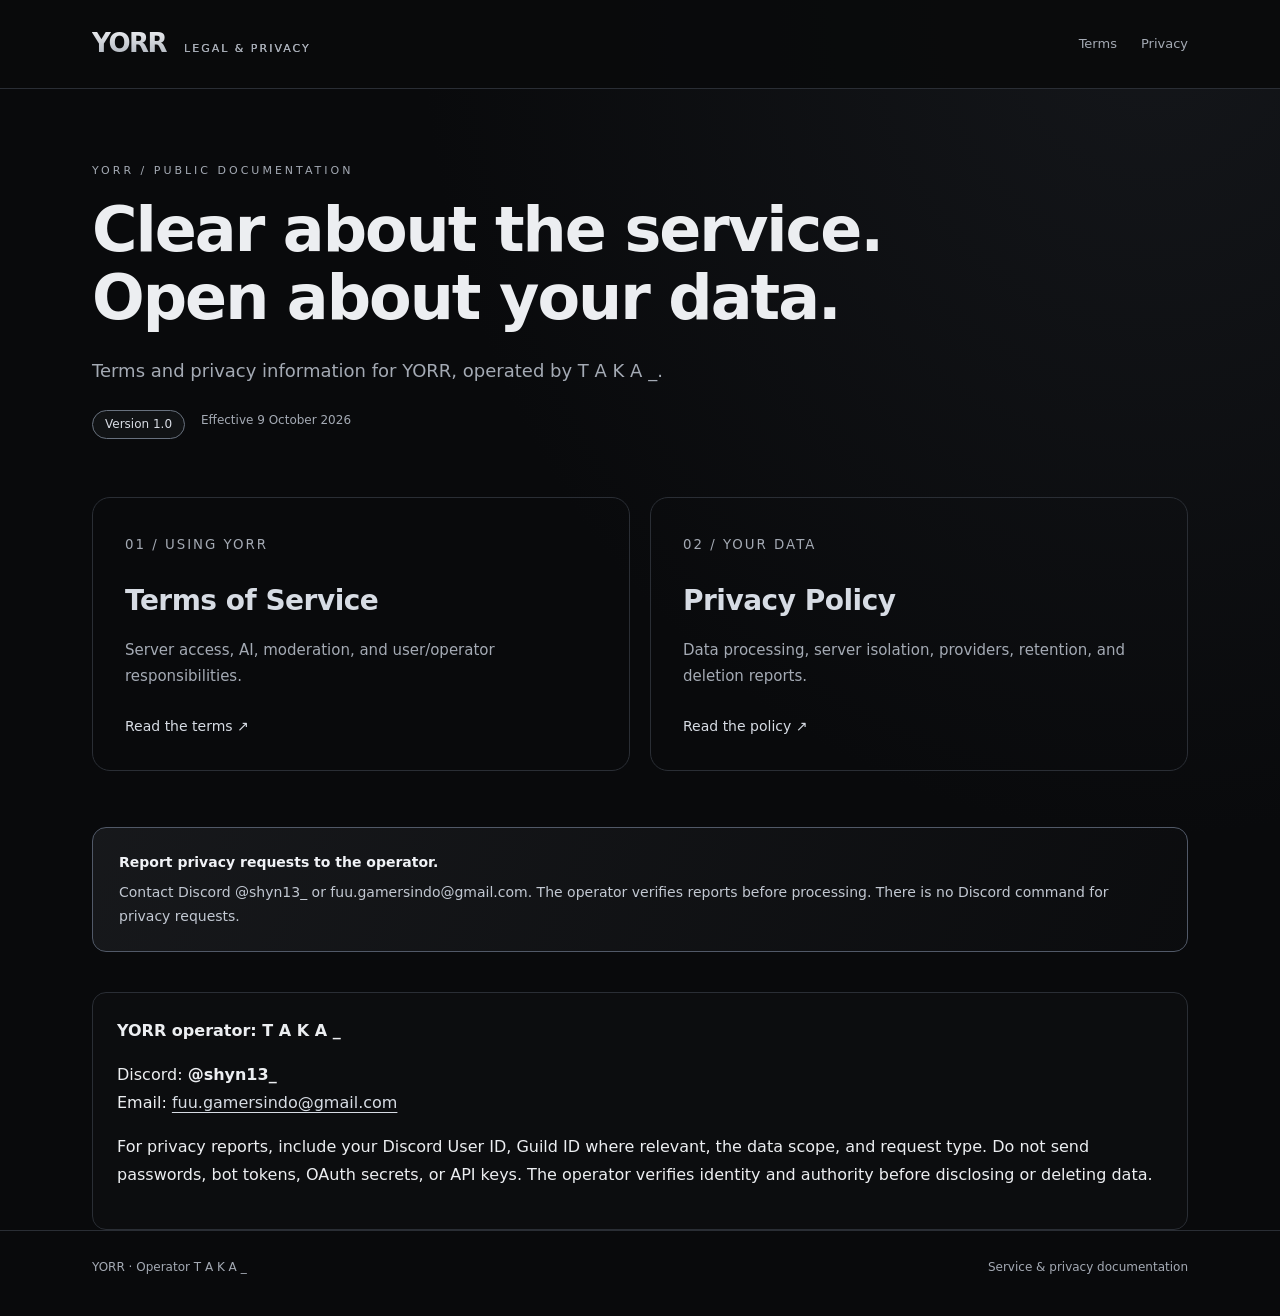
<file: docs/index.html>
<!doctype html><html lang="en"><head><meta charset="utf-8"><meta name="viewport" content="width=device-width,initial-scale=1"><title>Legal &amp; Privacy · YORR</title><link rel="icon" href="assets/favicon.svg"><link rel="stylesheet" href="assets/style.css"></head><body><header class="topbar"><div class="wrap"><a class="brand" href="./">YORR<span>LEGAL &amp; PRIVACY</span></a><nav aria-label="Main navigation"><a href="terms/">Terms</a><a href="privacy/">Privacy</a></nav></div></header><main class="wrap"><header class="hero"><p class="eyebrow">YORR / Public documentation</p><h1>Clear about the service.<br>Open about your data.</h1><p class="lead">Terms and privacy information for YORR, operated by T A K A _.</p><div class="metadata"><span class="tag">Version 1.0</span><span>Effective 9 October 2026</span></div></header><div class="cards"><a class="card" href="terms/"><small>01 / USING YORR</small><h2>Terms of Service</h2><p>Server access, AI, moderation, and user/operator responsibilities.</p><span class="arrow">Read the terms ↗</span></a><a class="card" href="privacy/"><small>02 / YOUR DATA</small><h2>Privacy Policy</h2><p>Data processing, server isolation, providers, retention, and deletion reports.</p><span class="arrow">Read the policy ↗</span></a></div><div class="notice"><strong>Report privacy requests to the operator.</strong>Contact Discord @shyn13_ or fuu.gamersindo@gmail.com. The operator verifies reports before processing. There is no Discord command for privacy requests.</div><div class="contact"><p><strong>YORR operator: T A K A _</strong></p><p>Discord: <strong>@shyn13_</strong><br>Email: <a href="mailto:fuu.gamersindo@gmail.com">fuu.gamersindo@gmail.com</a></p><p>For privacy reports, include your Discord User ID, Guild ID where relevant, the data scope, and request type. Do not send passwords, bot tokens, OAuth secrets, or API keys. The operator verifies identity and authority before disclosing or deleting data.</p></div></main><footer><div class="wrap"><span>YORR · Operator T A K A _</span><span>Service &amp; privacy documentation</span></div></footer></body></html>
</file>
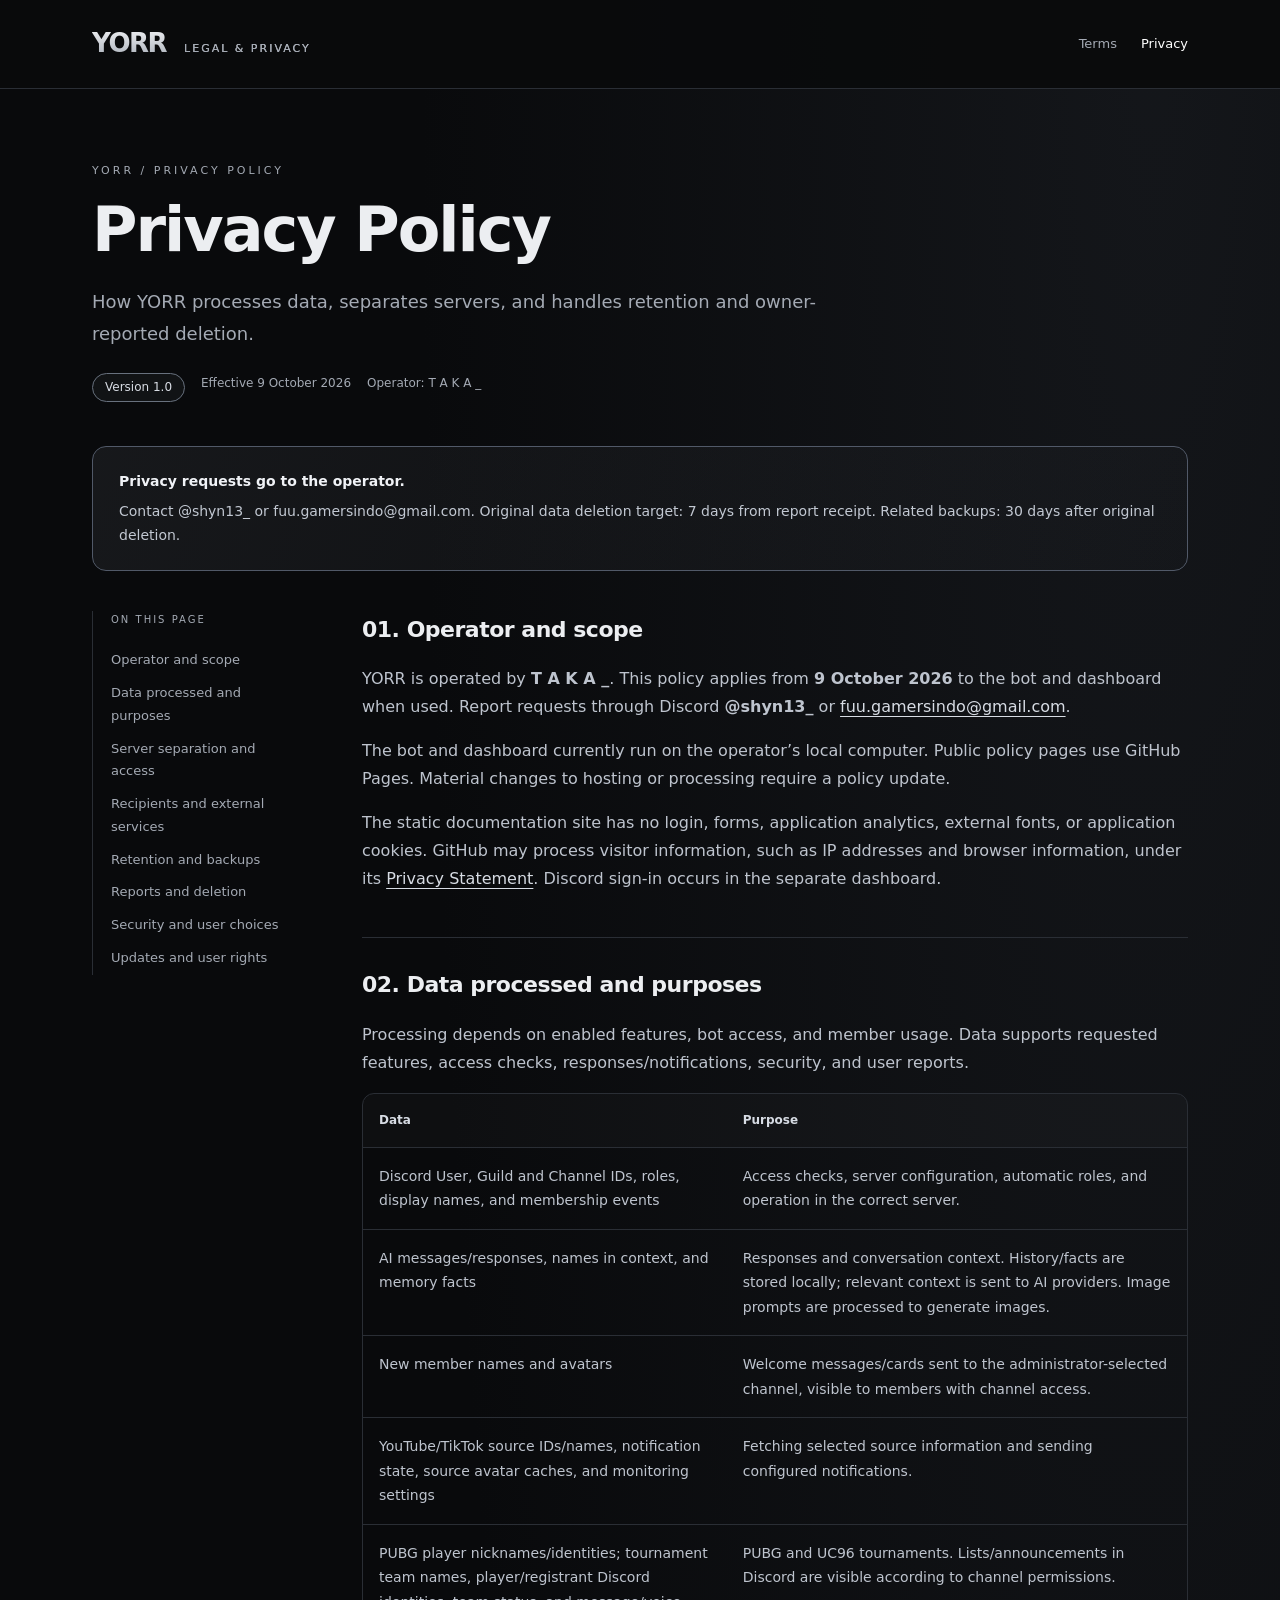
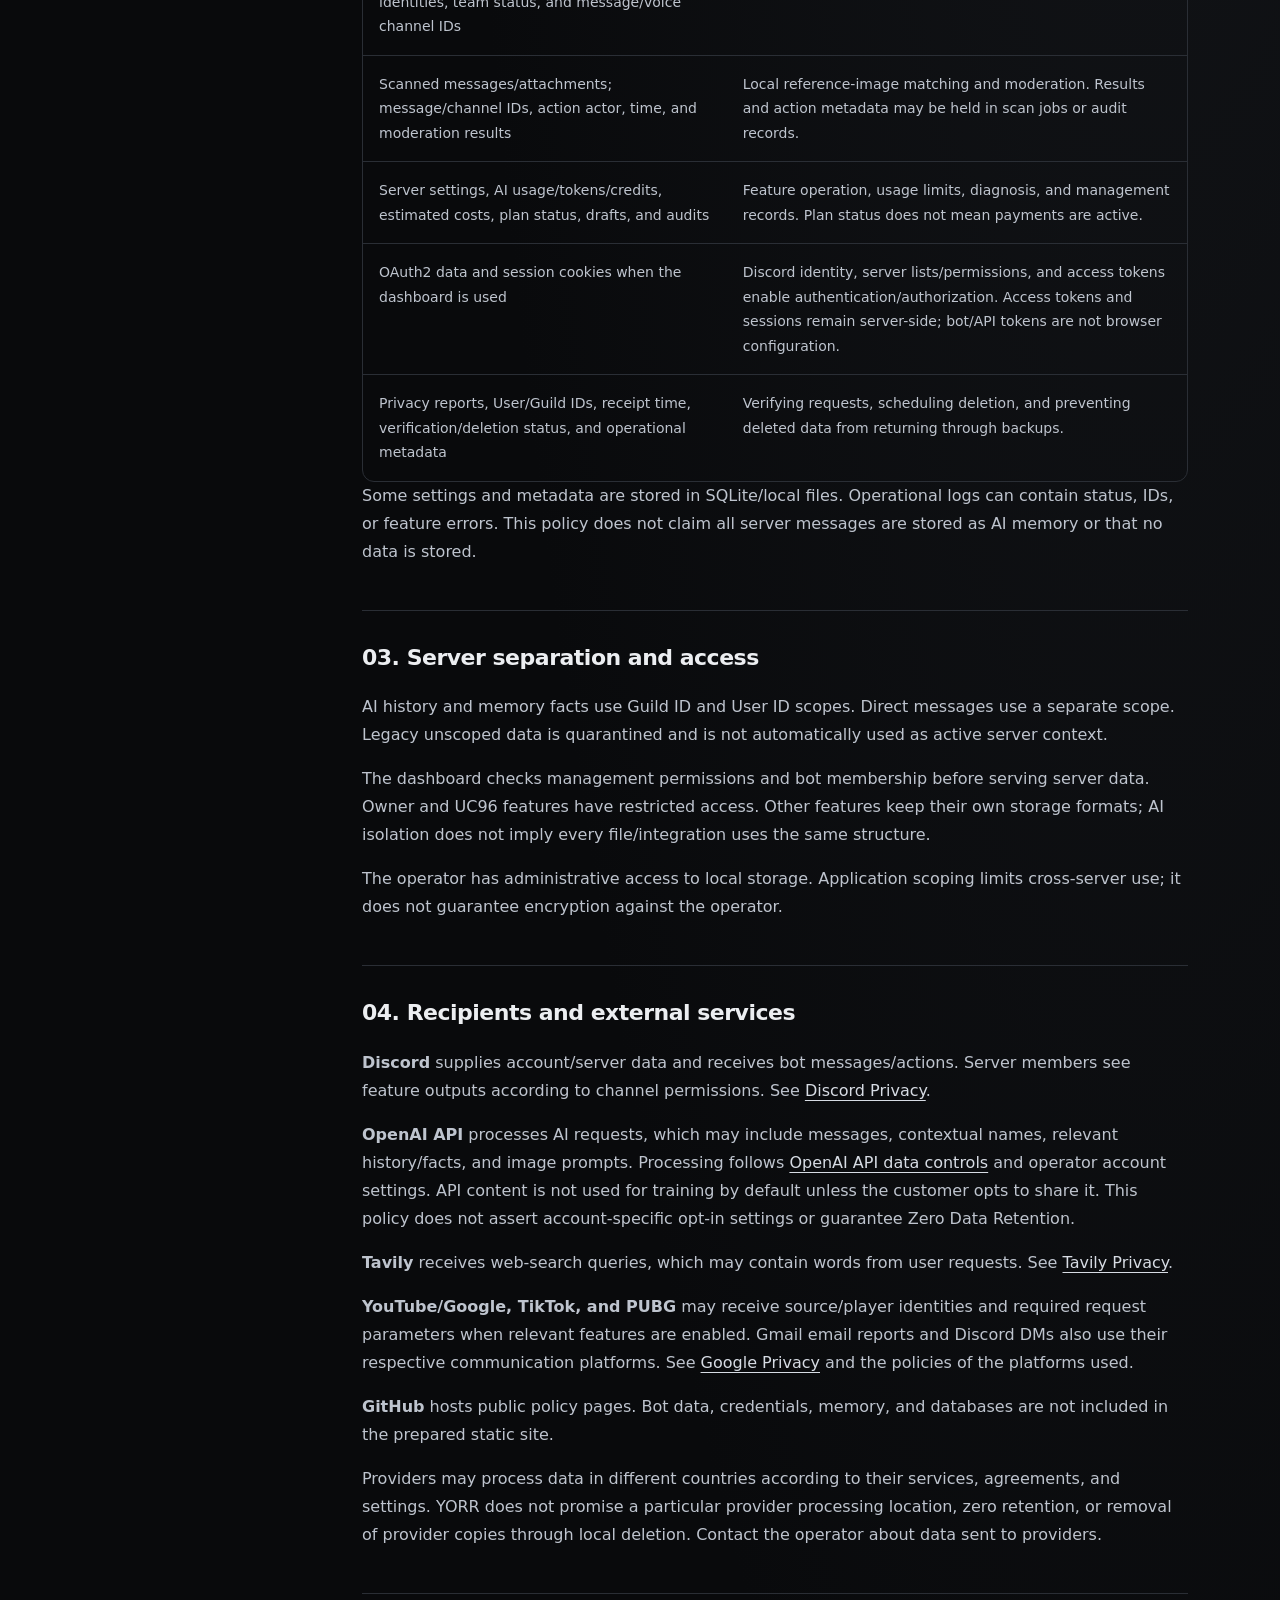
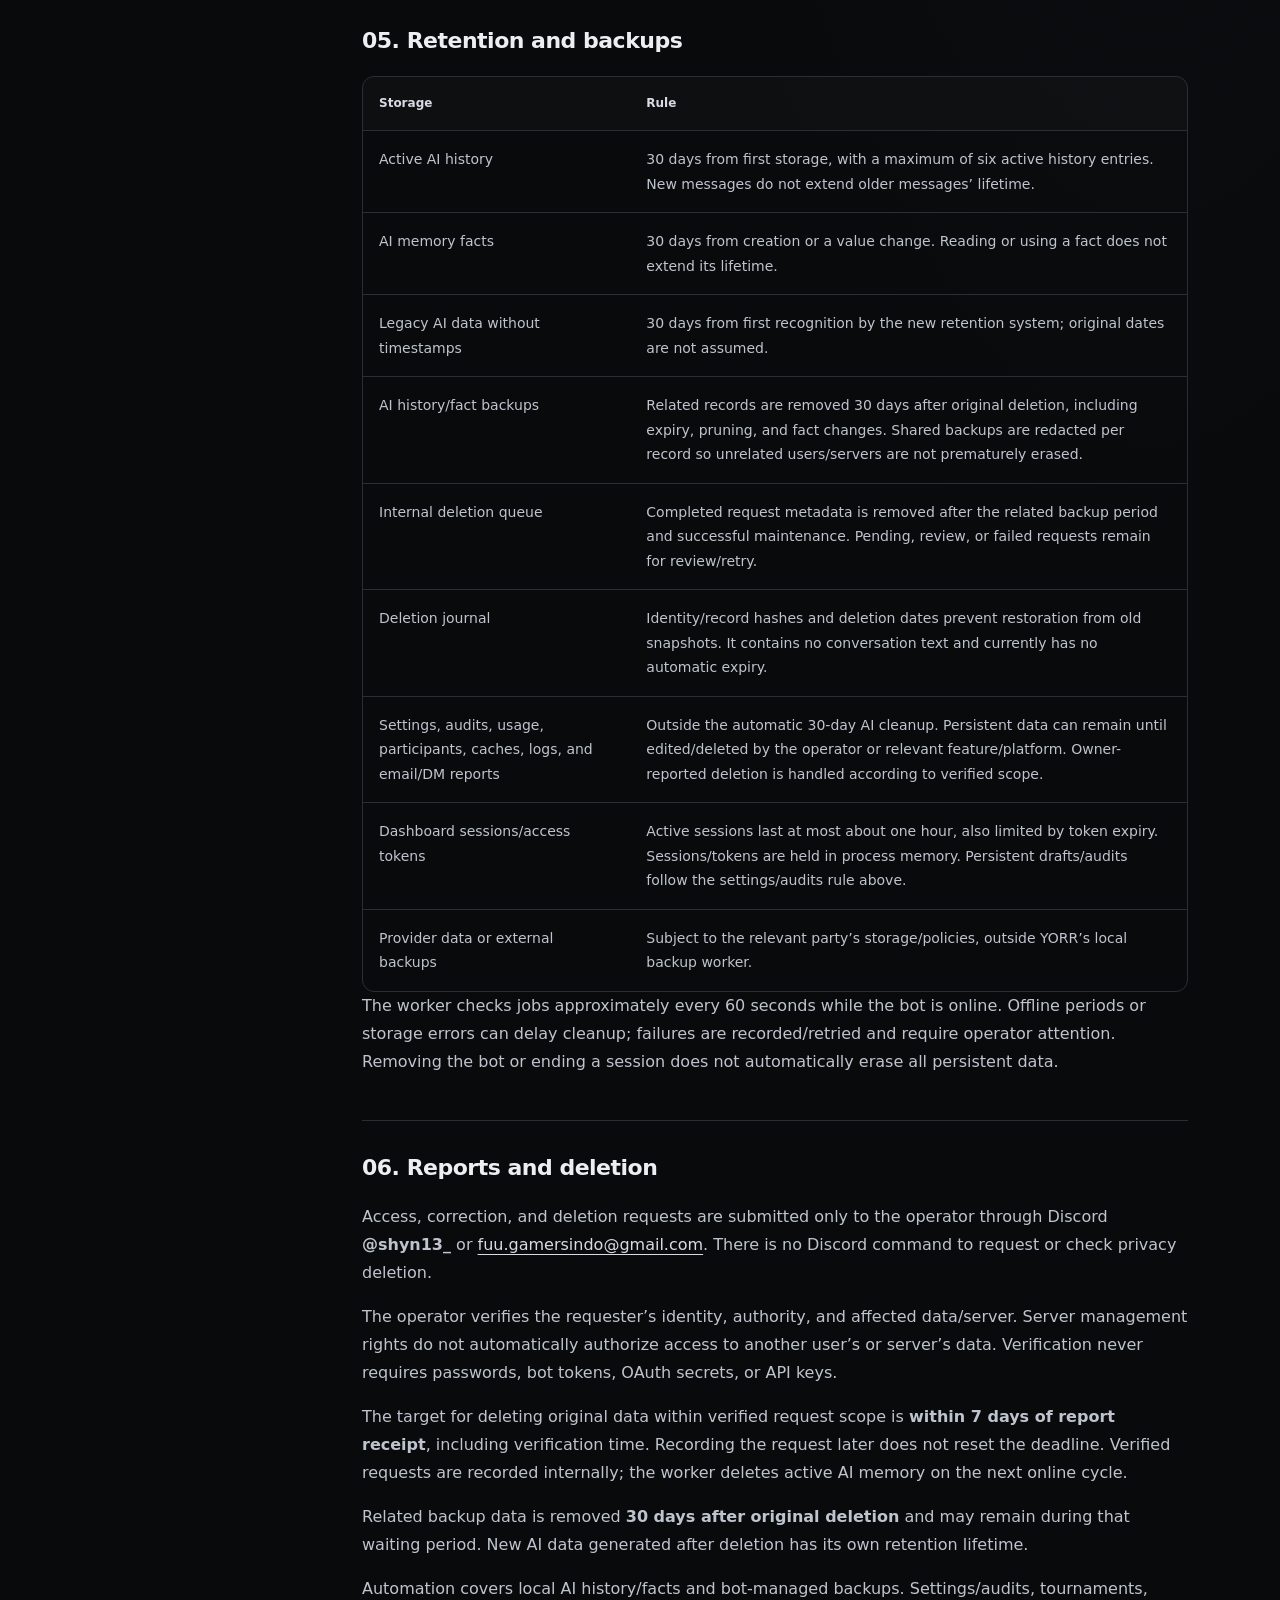
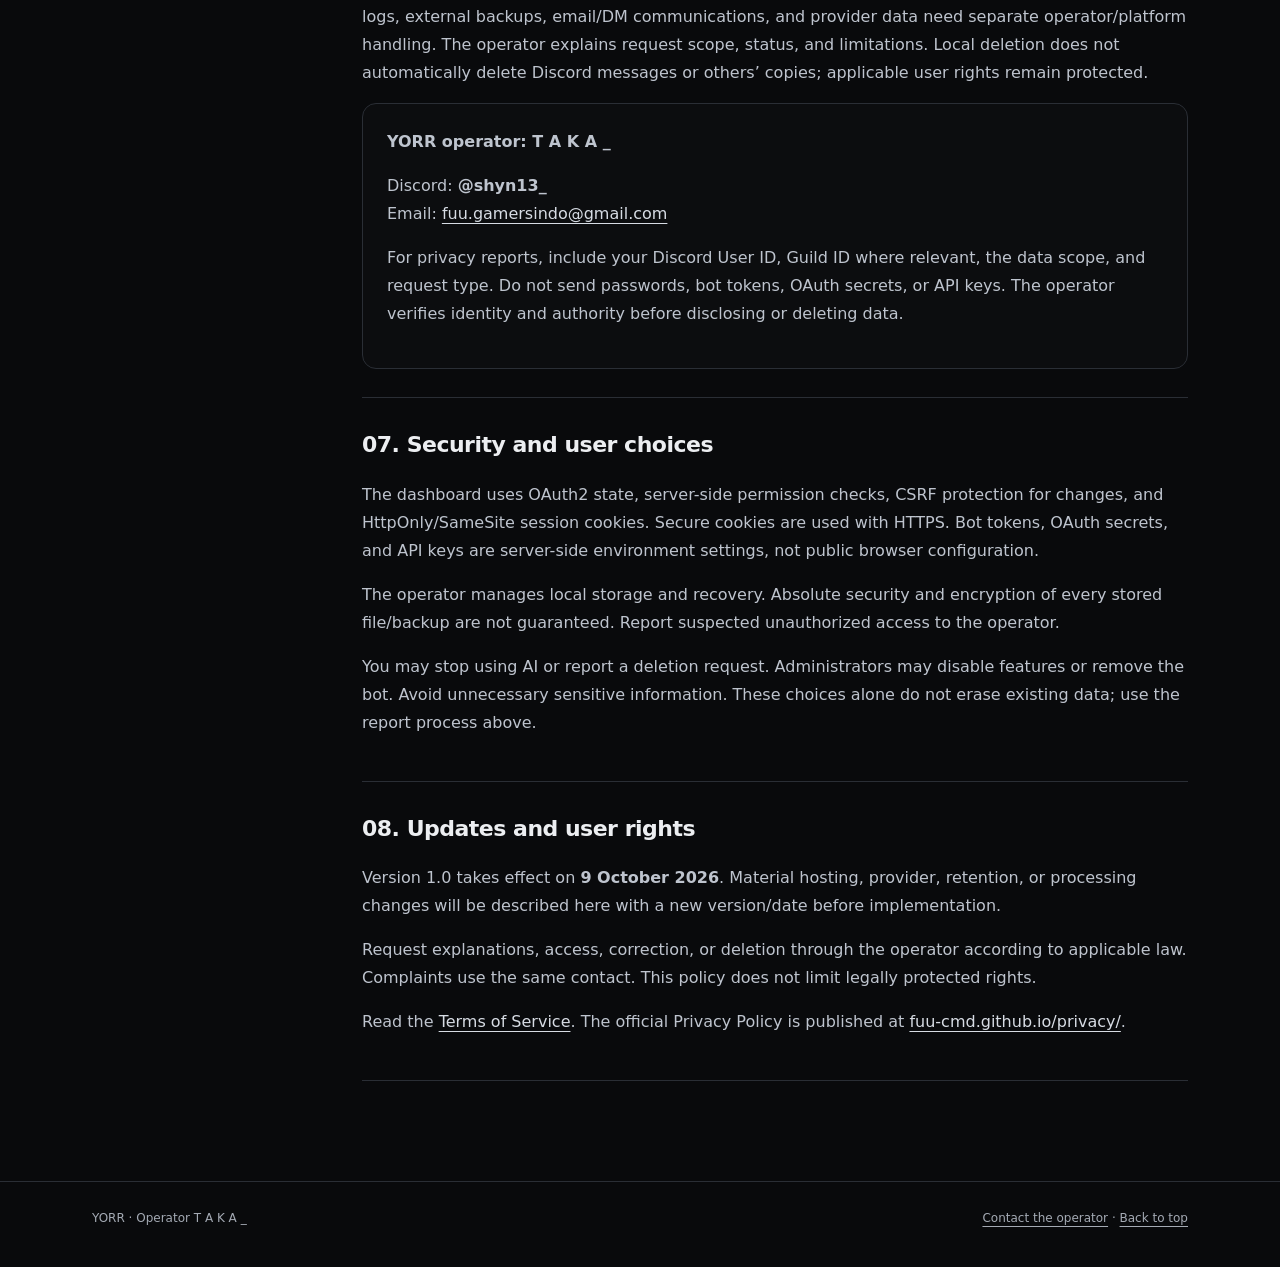
<file: docs/privacy/index.html>
<!doctype html><html lang="en"><head><meta charset="utf-8"><meta name="viewport" content="width=device-width,initial-scale=1"><meta name="description" content="How YORR processes data, separates servers, and handles retention and owner-reported deletion."><title>Privacy Policy · YORR</title><link rel="icon" href="../assets/favicon.svg" type="image/svg+xml"><link rel="stylesheet" href="../assets/style.css"></head><body id="top"><header class="topbar"><div class="wrap"><a class="brand" href="../" aria-label="YORR home">YORR<span>LEGAL &amp; PRIVACY</span></a><nav aria-label="Main navigation"><a href="../terms/">Terms</a><a href="../privacy/" aria-current="page">Privacy</a></nav></div></header><main class="wrap"><header class="hero"><p class="eyebrow">YORR / Privacy Policy</p><h1>Privacy Policy</h1><p class="lead">How YORR processes data, separates servers, and handles retention and owner-reported deletion.</p><div class="metadata"><span class="tag">Version 1.0</span><span>Effective 9 October 2026</span><span>Operator: T A K A _</span></div></header><div class="notice" role="note"><strong>Privacy requests go to the operator.</strong>Contact @shyn13_ or fuu.gamersindo@gmail.com. Original data deletion target: 7 days from report receipt. Related backups: 30 days after original deletion.</div><div class="layout"><aside class="toc" aria-label="Contents"><p>On this page</p><a href="#scope">Operator and scope</a><a href="#data">Data processed and purposes</a><a href="#isolation">Server separation and access</a><a href="#providers">Recipients and external services</a><a href="#retention">Retention and backups</a><a href="#deletion">Reports and deletion</a><a href="#security">Security and user choices</a><a href="#changes">Updates and user rights</a></aside><article class="article"><section id="scope"><h2>01. Operator and scope</h2><p>YORR is operated by <strong>T A K A _</strong>. This policy applies from <strong>9 October 2026</strong> to the bot and dashboard when used. Report requests through Discord <strong>@shyn13_</strong> or <a href="mailto:fuu.gamersindo@gmail.com">fuu.gamersindo@gmail.com</a>.</p><p>The bot and dashboard currently run on the operator’s local computer. Public policy pages use GitHub Pages. Material changes to hosting or processing require a policy update.</p><p>The static documentation site has no login, forms, application analytics, external fonts, or application cookies. GitHub may process visitor information, such as IP addresses and browser information, under its <a href="https://docs.github.com/en/site-policy/privacy-policies/github-general-privacy-statement">Privacy Statement</a>. Discord sign-in occurs in the separate dashboard.</p></section>
<section id="data"><h2>02. Data processed and purposes</h2><p>Processing depends on enabled features, bot access, and member usage. Data supports requested features, access checks, responses/notifications, security, and user reports.</p><div class="table-scroll"><table><thead><tr><th>Data</th><th>Purpose</th></tr></thead><tbody><tr><td>Discord User, Guild and Channel IDs, roles, display names, and membership events</td><td>Access checks, server configuration, automatic roles, and operation in the correct server.</td></tr><tr><td>AI messages/responses, names in context, and memory facts</td><td>Responses and conversation context. History/facts are stored locally; relevant context is sent to AI providers. Image prompts are processed to generate images.</td></tr><tr><td>New member names and avatars</td><td>Welcome messages/cards sent to the administrator-selected channel, visible to members with channel access.</td></tr><tr><td>YouTube/TikTok source IDs/names, notification state, source avatar caches, and monitoring settings</td><td>Fetching selected source information and sending configured notifications.</td></tr><tr><td>PUBG player nicknames/identities; tournament team names, player/registrant Discord identities, team status, and message/voice channel IDs</td><td>PUBG and UC96 tournaments. Lists/announcements in Discord are visible according to channel permissions.</td></tr><tr><td>Scanned messages/attachments; message/channel IDs, action actor, time, and moderation results</td><td>Local reference-image matching and moderation. Results and action metadata may be held in scan jobs or audit records.</td></tr><tr><td>Server settings, AI usage/tokens/credits, estimated costs, plan status, drafts, and audits</td><td>Feature operation, usage limits, diagnosis, and management records. Plan status does not mean payments are active.</td></tr><tr><td>OAuth2 data and session cookies when the dashboard is used</td><td>Discord identity, server lists/permissions, and access tokens enable authentication/authorization. Access tokens and sessions remain server-side; bot/API tokens are not browser configuration.</td></tr><tr><td>Privacy reports, User/Guild IDs, receipt time, verification/deletion status, and operational metadata</td><td>Verifying requests, scheduling deletion, and preventing deleted data from returning through backups.</td></tr></tbody></table></div><p>Some settings and metadata are stored in SQLite/local files. Operational logs can contain status, IDs, or feature errors. This policy does not claim all server messages are stored as AI memory or that no data is stored.</p></section>
<section id="isolation"><h2>03. Server separation and access</h2><p>AI history and memory facts use Guild ID and User ID scopes. Direct messages use a separate scope. Legacy unscoped data is quarantined and is not automatically used as active server context.</p><p>The dashboard checks management permissions and bot membership before serving server data. Owner and UC96 features have restricted access. Other features keep their own storage formats; AI isolation does not imply every file/integration uses the same structure.</p><p>The operator has administrative access to local storage. Application scoping limits cross-server use; it does not guarantee encryption against the operator.</p></section>
<section id="providers"><h2>04. Recipients and external services</h2><p><strong>Discord</strong> supplies account/server data and receives bot messages/actions. Server members see feature outputs according to channel permissions. See <a href="https://discord.com/privacy">Discord Privacy</a>.</p><p><strong>OpenAI API</strong> processes AI requests, which may include messages, contextual names, relevant history/facts, and image prompts. Processing follows <a href="https://developers.openai.com/api/docs/guides/your-data">OpenAI API data controls</a> and operator account settings. API content is not used for training by default unless the customer opts to share it. This policy does not assert account-specific opt-in settings or guarantee Zero Data Retention.</p><p><strong>Tavily</strong> receives web-search queries, which may contain words from user requests. See <a href="https://www.tavily.com/privacy">Tavily Privacy</a>.</p><p><strong>YouTube/Google, TikTok, and PUBG</strong> may receive source/player identities and required request parameters when relevant features are enabled. Gmail email reports and Discord DMs also use their respective communication platforms. See <a href="https://policies.google.com/privacy">Google Privacy</a> and the policies of the platforms used.</p><p><strong>GitHub</strong> hosts public policy pages. Bot data, credentials, memory, and databases are not included in the prepared static site.</p><p>Providers may process data in different countries according to their services, agreements, and settings. YORR does not promise a particular provider processing location, zero retention, or removal of provider copies through local deletion. Contact the operator about data sent to providers.</p></section>
<section id="retention"><h2>05. Retention and backups</h2><div class="table-scroll"><table><thead><tr><th>Storage</th><th>Rule</th></tr></thead><tbody><tr><td>Active AI history</td><td>30 days from first storage, with a maximum of six active history entries. New messages do not extend older messages’ lifetime.</td></tr><tr><td>AI memory facts</td><td>30 days from creation or a value change. Reading or using a fact does not extend its lifetime.</td></tr><tr><td>Legacy AI data without timestamps</td><td>30 days from first recognition by the new retention system; original dates are not assumed.</td></tr><tr><td>AI history/fact backups</td><td>Related records are removed 30 days after original deletion, including expiry, pruning, and fact changes. Shared backups are redacted per record so unrelated users/servers are not prematurely erased.</td></tr><tr><td>Internal deletion queue</td><td>Completed request metadata is removed after the related backup period and successful maintenance. Pending, review, or failed requests remain for review/retry.</td></tr><tr><td>Deletion journal</td><td>Identity/record hashes and deletion dates prevent restoration from old snapshots. It contains no conversation text and currently has no automatic expiry.</td></tr><tr><td>Settings, audits, usage, participants, caches, logs, and email/DM reports</td><td>Outside the automatic 30-day AI cleanup. Persistent data can remain until edited/deleted by the operator or relevant feature/platform. Owner-reported deletion is handled according to verified scope.</td></tr><tr><td>Dashboard sessions/access tokens</td><td>Active sessions last at most about one hour, also limited by token expiry. Sessions/tokens are held in process memory. Persistent drafts/audits follow the settings/audits rule above.</td></tr><tr><td>Provider data or external backups</td><td>Subject to the relevant party’s storage/policies, outside YORR’s local backup worker.</td></tr></tbody></table></div><p>The worker checks jobs approximately every 60 seconds while the bot is online. Offline periods or storage errors can delay cleanup; failures are recorded/retried and require operator attention. Removing the bot or ending a session does not automatically erase all persistent data.</p></section>
<section id="deletion"><h2>06. Reports and deletion</h2><p>Access, correction, and deletion requests are submitted only to the operator through Discord <strong>@shyn13_</strong> or <a href="mailto:fuu.gamersindo@gmail.com">fuu.gamersindo@gmail.com</a>. There is no Discord command to request or check privacy deletion.</p><p>The operator verifies the requester’s identity, authority, and affected data/server. Server management rights do not automatically authorize access to another user’s or server’s data. Verification never requires passwords, bot tokens, OAuth secrets, or API keys.</p><p>The target for deleting original data within verified request scope is <strong>within 7 days of report receipt</strong>, including verification time. Recording the request later does not reset the deadline. Verified requests are recorded internally; the worker deletes active AI memory on the next online cycle.</p><p>Related backup data is removed <strong>30 days after original deletion</strong> and may remain during that waiting period. New AI data generated after deletion has its own retention lifetime.</p><p>Automation covers local AI history/facts and bot-managed backups. Settings/audits, tournaments, logs, external backups, email/DM communications, and provider data need separate operator/platform handling. The operator explains request scope, status, and limitations. Local deletion does not automatically delete Discord messages or others’ copies; applicable user rights remain protected.</p><div class="contact"><p><strong>YORR operator: T A K A _</strong></p><p>Discord: <strong>@shyn13_</strong><br>Email: <a href="mailto:fuu.gamersindo@gmail.com">fuu.gamersindo@gmail.com</a></p><p>For privacy reports, include your Discord User ID, Guild ID where relevant, the data scope, and request type. Do not send passwords, bot tokens, OAuth secrets, or API keys. The operator verifies identity and authority before disclosing or deleting data.</p></div></section>
<section id="security"><h2>07. Security and user choices</h2><p>The dashboard uses OAuth2 state, server-side permission checks, CSRF protection for changes, and HttpOnly/SameSite session cookies. Secure cookies are used with HTTPS. Bot tokens, OAuth secrets, and API keys are server-side environment settings, not public browser configuration.</p><p>The operator manages local storage and recovery. Absolute security and encryption of every stored file/backup are not guaranteed. Report suspected unauthorized access to the operator.</p><p>You may stop using AI or report a deletion request. Administrators may disable features or remove the bot. Avoid unnecessary sensitive information. These choices alone do not erase existing data; use the report process above.</p></section>
<section id="changes"><h2>08. Updates and user rights</h2><p>Version 1.0 takes effect on <strong>9 October 2026</strong>. Material hosting, provider, retention, or processing changes will be described here with a new version/date before implementation.</p><p>Request explanations, access, correction, or deletion through the operator according to applicable law. Complaints use the same contact. This policy does not limit legally protected rights.</p><p>Read the <a href="../terms/">Terms of Service</a>. The official Privacy Policy is published at <a href="https://fuu-cmd.github.io/privacy/">fuu-cmd.github.io/privacy/</a>.</p></section></article></div></main><footer><div class="wrap"><span>YORR · Operator T A K A _</span><span><a href="mailto:fuu.gamersindo@gmail.com">Contact the operator</a> · <a href="#top">Back to top</a></span></div></footer></body></html>
</file>
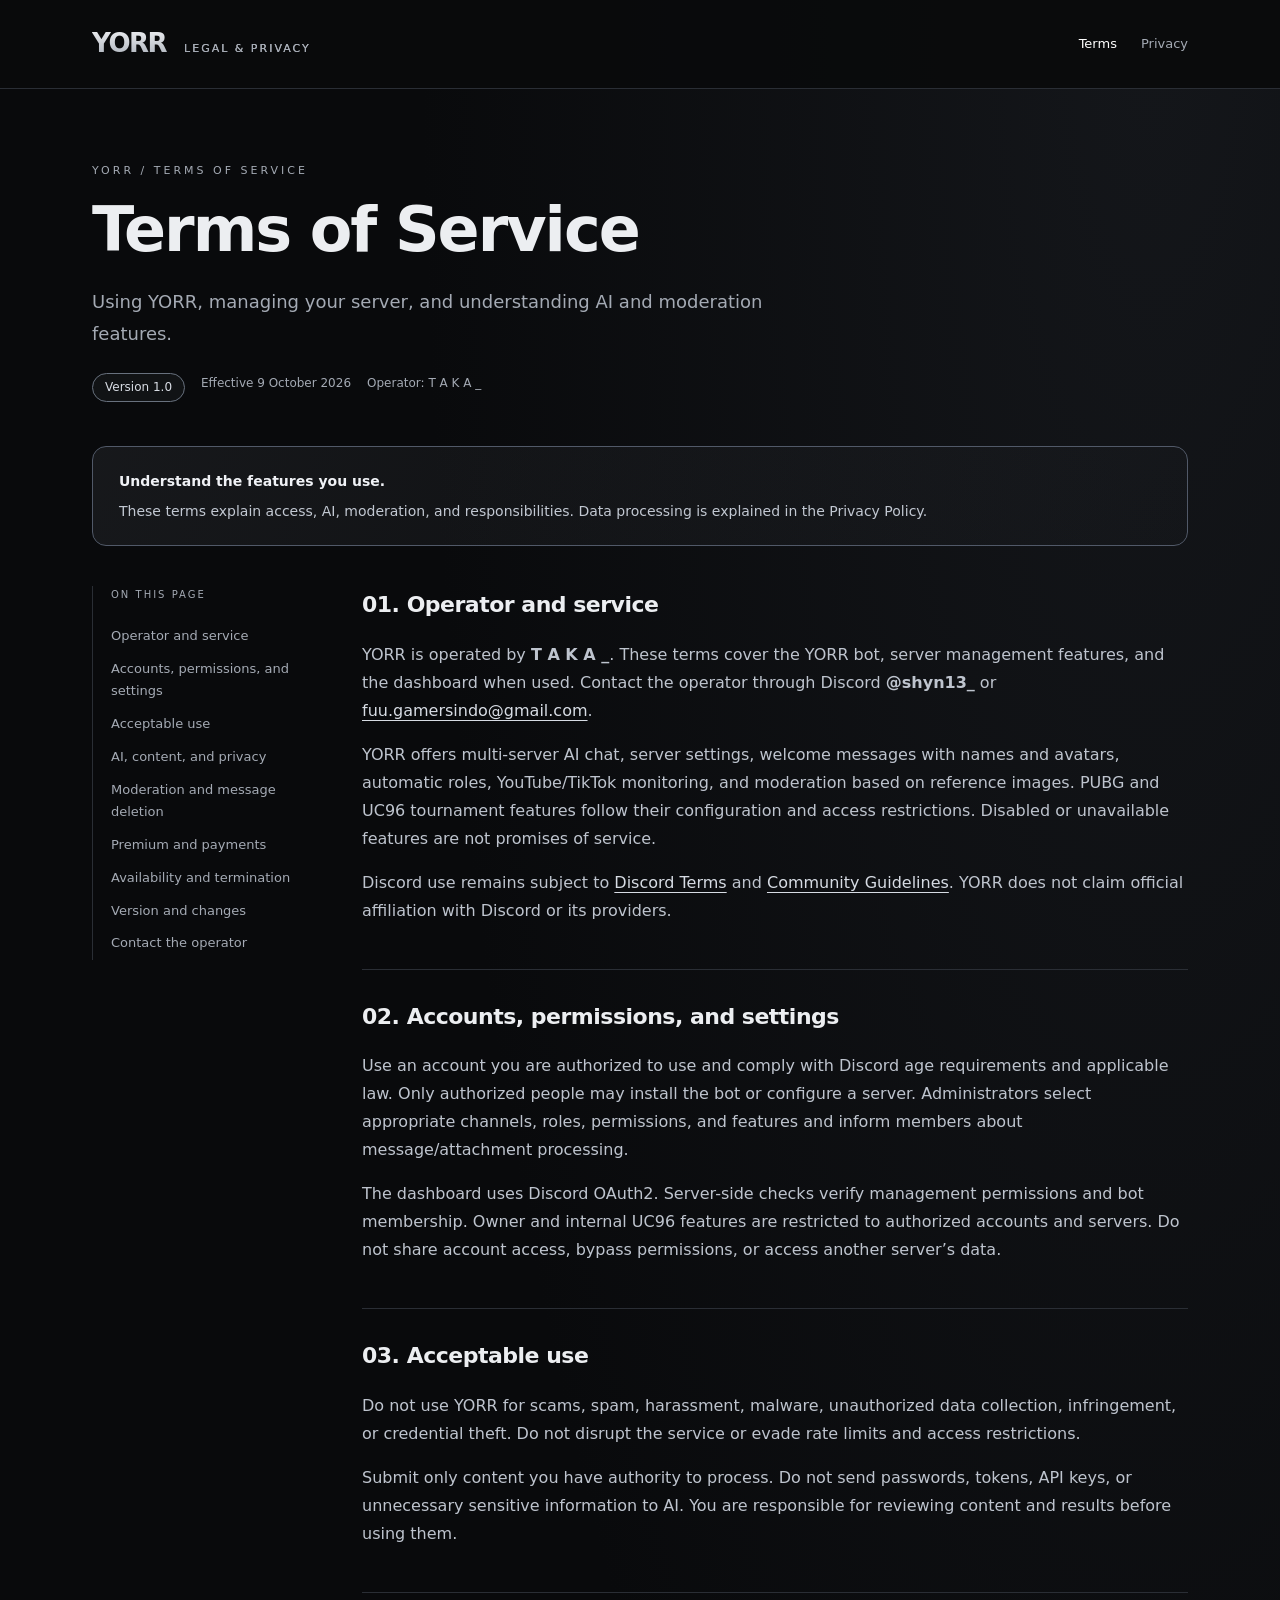
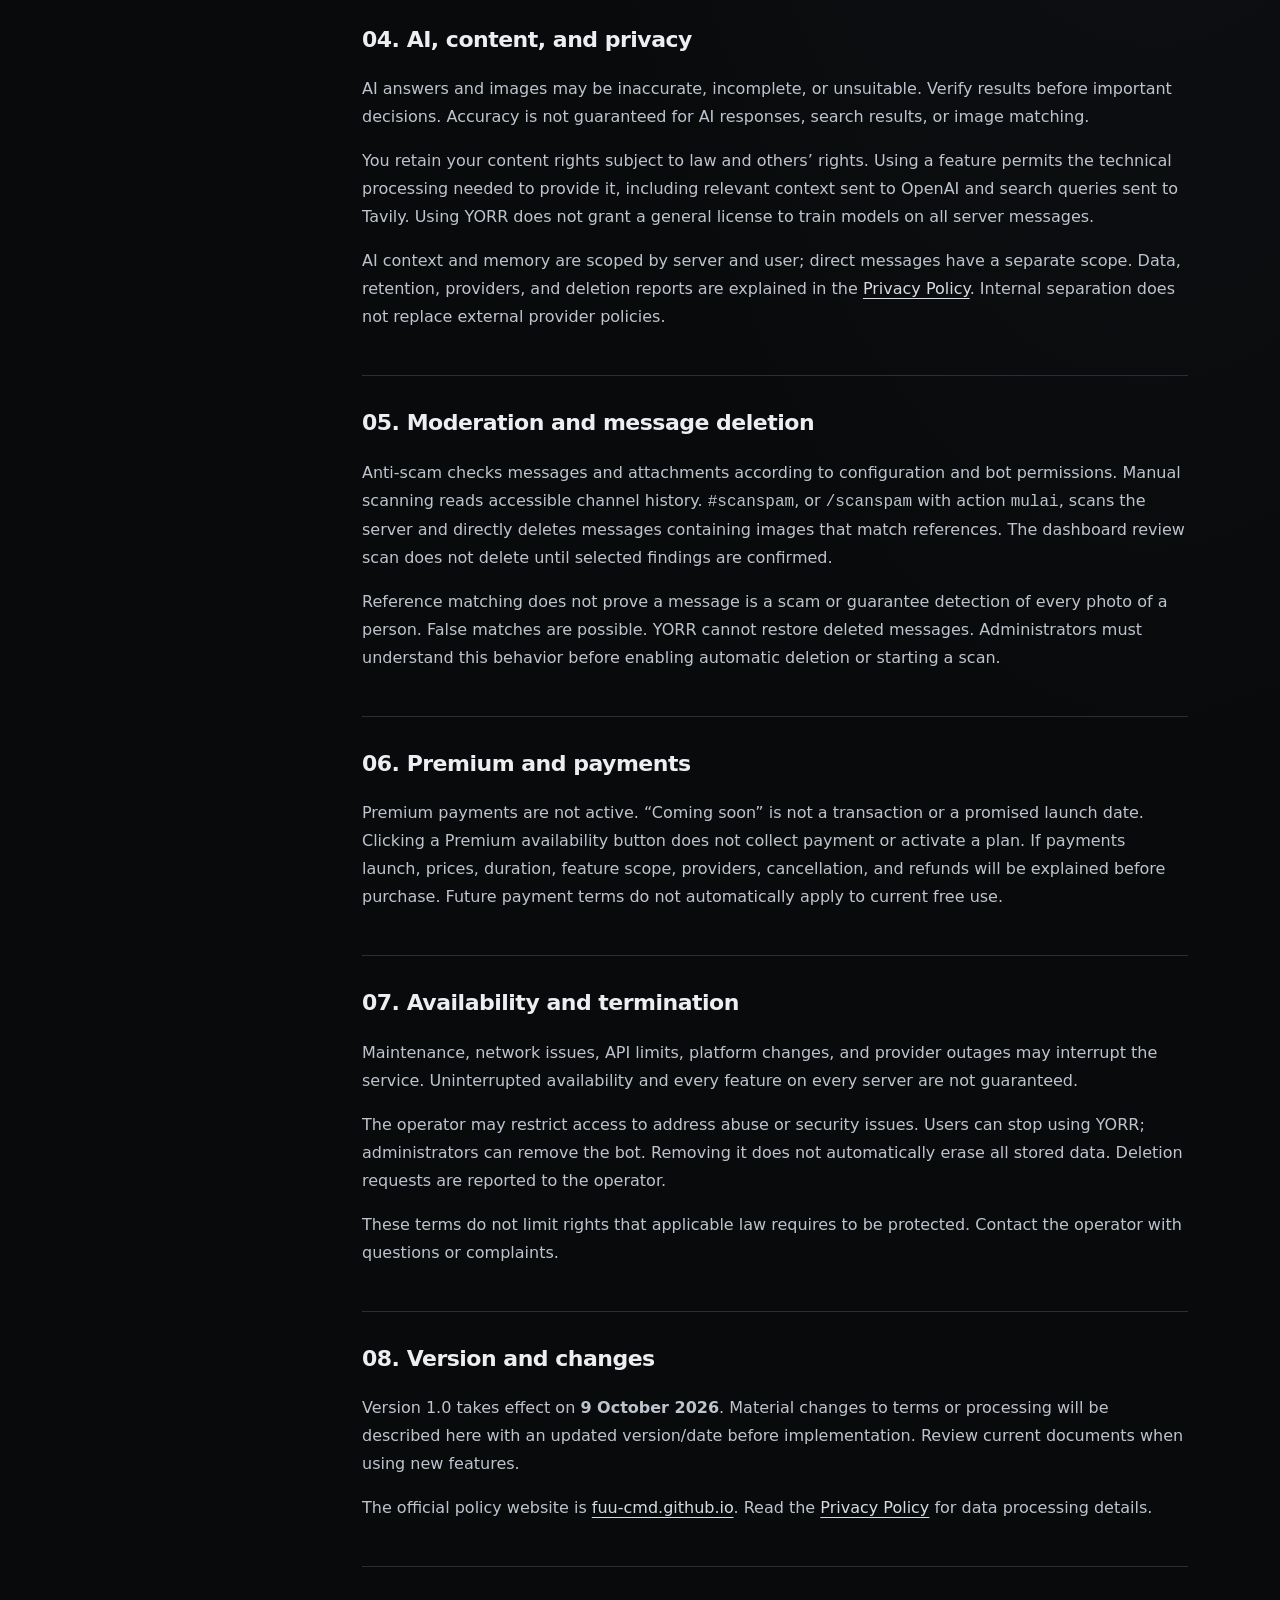
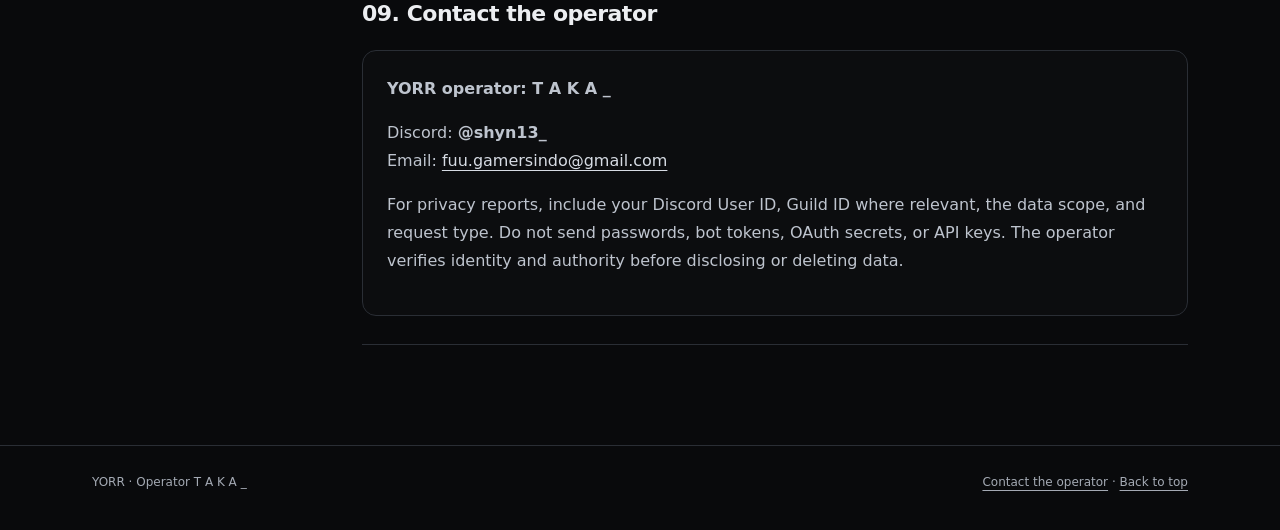
<file: docs/terms/index.html>
<!doctype html><html lang="en"><head><meta charset="utf-8"><meta name="viewport" content="width=device-width,initial-scale=1"><meta name="description" content="Using YORR, managing your server, and understanding AI and moderation features."><title>Terms of Service · YORR</title><link rel="icon" href="../assets/favicon.svg" type="image/svg+xml"><link rel="stylesheet" href="../assets/style.css"></head><body id="top"><header class="topbar"><div class="wrap"><a class="brand" href="../" aria-label="YORR home">YORR<span>LEGAL &amp; PRIVACY</span></a><nav aria-label="Main navigation"><a href="../terms/" aria-current="page">Terms</a><a href="../privacy/">Privacy</a></nav></div></header><main class="wrap"><header class="hero"><p class="eyebrow">YORR / Terms of Service</p><h1>Terms of Service</h1><p class="lead">Using YORR, managing your server, and understanding AI and moderation features.</p><div class="metadata"><span class="tag">Version 1.0</span><span>Effective 9 October 2026</span><span>Operator: T A K A _</span></div></header><div class="notice" role="note"><strong>Understand the features you use.</strong>These terms explain access, AI, moderation, and responsibilities. Data processing is explained in the Privacy Policy.</div><div class="layout"><aside class="toc" aria-label="Contents"><p>On this page</p><a href="#service">Operator and service</a><a href="#access">Accounts, permissions, and settings</a><a href="#use">Acceptable use</a><a href="#ai">AI, content, and privacy</a><a href="#moderation">Moderation and message deletion</a><a href="#premium">Premium and payments</a><a href="#availability">Availability and termination</a><a href="#changes">Version and changes</a><a href="#contact">Contact the operator</a></aside><article class="article"><section id="service"><h2>01. Operator and service</h2><p>YORR is operated by <strong>T A K A _</strong>. These terms cover the YORR bot, server management features, and the dashboard when used. Contact the operator through Discord <strong>@shyn13_</strong> or <a href="mailto:fuu.gamersindo@gmail.com">fuu.gamersindo@gmail.com</a>.</p><p>YORR offers multi-server AI chat, server settings, welcome messages with names and avatars, automatic roles, YouTube/TikTok monitoring, and moderation based on reference images. PUBG and UC96 tournament features follow their configuration and access restrictions. Disabled or unavailable features are not promises of service.</p><p>Discord use remains subject to <a href="https://discord.com/terms">Discord Terms</a> and <a href="https://discord.com/guidelines">Community Guidelines</a>. YORR does not claim official affiliation with Discord or its providers.</p></section>
<section id="access"><h2>02. Accounts, permissions, and settings</h2><p>Use an account you are authorized to use and comply with Discord age requirements and applicable law. Only authorized people may install the bot or configure a server. Administrators select appropriate channels, roles, permissions, and features and inform members about message/attachment processing.</p><p>The dashboard uses Discord OAuth2. Server-side checks verify management permissions and bot membership. Owner and internal UC96 features are restricted to authorized accounts and servers. Do not share account access, bypass permissions, or access another server’s data.</p></section>
<section id="use"><h2>03. Acceptable use</h2><p>Do not use YORR for scams, spam, harassment, malware, unauthorized data collection, infringement, or credential theft. Do not disrupt the service or evade rate limits and access restrictions.</p><p>Submit only content you have authority to process. Do not send passwords, tokens, API keys, or unnecessary sensitive information to AI. You are responsible for reviewing content and results before using them.</p></section>
<section id="ai"><h2>04. AI, content, and privacy</h2><p>AI answers and images may be inaccurate, incomplete, or unsuitable. Verify results before important decisions. Accuracy is not guaranteed for AI responses, search results, or image matching.</p><p>You retain your content rights subject to law and others’ rights. Using a feature permits the technical processing needed to provide it, including relevant context sent to OpenAI and search queries sent to Tavily. Using YORR does not grant a general license to train models on all server messages.</p><p>AI context and memory are scoped by server and user; direct messages have a separate scope. Data, retention, providers, and deletion reports are explained in the <a href="../privacy/">Privacy Policy</a>. Internal separation does not replace external provider policies.</p></section>
<section id="moderation"><h2>05. Moderation and message deletion</h2><p>Anti-scam checks messages and attachments according to configuration and bot permissions. Manual scanning reads accessible channel history. <code>#scanspam</code>, or <code>/scanspam</code> with action <code>mulai</code>, scans the server and directly deletes messages containing images that match references. The dashboard review scan does not delete until selected findings are confirmed.</p><p>Reference matching does not prove a message is a scam or guarantee detection of every photo of a person. False matches are possible. YORR cannot restore deleted messages. Administrators must understand this behavior before enabling automatic deletion or starting a scan.</p></section>
<section id="premium"><h2>06. Premium and payments</h2><p>Premium payments are not active. “Coming soon” is not a transaction or a promised launch date. Clicking a Premium availability button does not collect payment or activate a plan. If payments launch, prices, duration, feature scope, providers, cancellation, and refunds will be explained before purchase. Future payment terms do not automatically apply to current free use.</p></section>
<section id="availability"><h2>07. Availability and termination</h2><p>Maintenance, network issues, API limits, platform changes, and provider outages may interrupt the service. Uninterrupted availability and every feature on every server are not guaranteed.</p><p>The operator may restrict access to address abuse or security issues. Users can stop using YORR; administrators can remove the bot. Removing it does not automatically erase all stored data. Deletion requests are reported to the operator.</p><p>These terms do not limit rights that applicable law requires to be protected. Contact the operator with questions or complaints.</p></section>
<section id="changes"><h2>08. Version and changes</h2><p>Version 1.0 takes effect on <strong>9 October 2026</strong>. Material changes to terms or processing will be described here with an updated version/date before implementation. Review current documents when using new features.</p><p>The official policy website is <a href="https://fuu-cmd.github.io/">fuu-cmd.github.io</a>. Read the <a href="../privacy/">Privacy Policy</a> for data processing details.</p></section>
<section id="contact"><h2>09. Contact the operator</h2><div class="contact"><p><strong>YORR operator: T A K A _</strong></p><p>Discord: <strong>@shyn13_</strong><br>Email: <a href="mailto:fuu.gamersindo@gmail.com">fuu.gamersindo@gmail.com</a></p><p>For privacy reports, include your Discord User ID, Guild ID where relevant, the data scope, and request type. Do not send passwords, bot tokens, OAuth secrets, or API keys. The operator verifies identity and authority before disclosing or deleting data.</p></div></section></article></div></main><footer><div class="wrap"><span>YORR · Operator T A K A _</span><span><a href="mailto:fuu.gamersindo@gmail.com">Contact the operator</a> · <a href="#top">Back to top</a></span></div></footer></body></html>
</file>
<file: docs/assets/style.css>
:root{color-scheme:dark;--bg:#090a0c;--panel:#111316;--text:#eceef1;--muted:#a4aab4;--line:#2a2e35;--silver:#d7dce4;font-family:Inter,ui-sans-serif,system-ui,-apple-system,BlinkMacSystemFont,"Segoe UI",sans-serif}
*{box-sizing:border-box}html{scroll-behavior:smooth;scroll-padding-top:100px}body{margin:0;background:radial-gradient(ellipse at 90% 0%,#25293066,transparent 45%),var(--bg);color:var(--text);line-height:1.75;font-size:16px}a{color:var(--silver);text-underline-offset:4px}a:hover{color:white}a:focus-visible,summary:focus-visible{outline:2px solid white;outline-offset:5px;border-radius:3px}.wrap{max-width:1160px;margin:auto;padding:0 32px}.topbar{border-bottom:1px solid var(--line);background:#090a0ce8}.topbar .wrap{display:flex;justify-content:space-between;align-items:center;gap:24px;min-height:88px}.brand{font-weight:900;font-size:26px;letter-spacing:-1.5px;text-decoration:none;background:linear-gradient(#fff,#969eaa);background-clip:text;color:transparent}.brand span{font-size:11px;letter-spacing:2px;color:var(--muted);margin-left:18px;font-weight:500}nav{display:flex;gap:24px;font-size:13px}nav a{text-decoration:none;color:var(--muted)}nav a[aria-current=page]{color:white}.hero{padding:72px 0 44px}.eyebrow{font-size:11px;letter-spacing:3px;text-transform:uppercase;color:var(--muted);margin:0 0 16px}.hero h1{font-size:clamp(36px,5vw,62px);font-weight:650;line-height:1.1;letter-spacing:-2px;margin:0 0 22px}.lead{max-width:730px;font-size:18px;color:var(--muted)}.metadata{font-size:12px;color:var(--muted);display:flex;gap:16px;flex-wrap:wrap;margin-top:24px}.tag{border:1px solid #68717e;border-radius:30px;padding:3px 12px;color:#d9dde5;background:#c8d3e50a}.notice{border:1px solid #515968;background:linear-gradient(115deg,#cbd4e512,#cbd4e503);padding:22px 26px;border-radius:14px;margin-bottom:40px;color:#c2c8d2;font-size:14px}.notice strong{display:block;color:#f0f2f6;margin-bottom:5px}.layout{display:grid;grid-template-columns:210px minmax(0,1fr);gap:60px;padding-bottom:72px}.toc{align-self:start;position:sticky;top:24px;font-size:13px;border-left:1px solid var(--line);padding-left:18px}.toc p{font-size:10px;letter-spacing:2px;text-transform:uppercase;color:var(--muted);margin-top:0}.toc a{display:block;text-decoration:none;color:var(--muted);padding:5px 0}.toc a:hover{color:white}.article{min-width:0}.article section{padding:0 0 28px;margin-bottom:28px;border-bottom:1px solid var(--line)}h2{font-size:22px;letter-spacing:-.5px;font-weight:600;margin:0 0 16px}h3{font-size:16px;margin:20px 0 8px}p{margin:0 0 16px}.article p,.article li{color:#bec4ce}.article ul{padding-left:22px}.pending{border-left:2px solid #8791a0;padding:12px 16px;background:#abb4c30a;color:#cbd1dc!important;font-size:14px;margin-top:20px}.pending b{display:block;color:#f0f2f5;font-size:11px;letter-spacing:1px;margin-bottom:4px}.table-scroll{overflow:auto;border:1px solid var(--line);border-radius:12px}table{border-collapse:collapse;width:100%;font-size:14px;min-width:480px}th,td{text-align:left;vertical-align:top;padding:16px;border-bottom:1px solid var(--line)}th{font-size:12px;color:var(--silver);background:#ffffff05}td{color:#bec4ce}tr:last-child td{border-bottom:0}.contact{padding:24px;border:1px solid var(--line);border-radius:14px;background:#ffffff03}.contact a{overflow-wrap:anywhere}.cards{display:grid;grid-template-columns:1fr 1fr;gap:20px;margin:14px 0 56px}.card{display:block;border:1px solid var(--line);border-radius:18px;padding:32px;text-decoration:none;background:linear-gradient(150deg,#fff07,transparent);transition:border-color .15s}.card:hover{border-color:#8993a3}.card small{color:var(--muted);letter-spacing:2px}.card h2{font-size:28px;margin:18px 0 12px}.card p{color:var(--muted);font-size:15px}.arrow{display:block;margin-top:24px;font-size:14px}footer{border-top:1px solid var(--line);padding:26px 0 38px;color:var(--muted);font-size:12px}footer .wrap{display:flex;justify-content:space-between;gap:20px;flex-wrap:wrap}footer a{color:var(--muted)}@media(max-width:760px){.wrap{padding:0 20px}.topbar .wrap{min-height:76px}.brand span{display:none}nav{gap:16px;font-size:12px}.hero{padding-top:44px}.hero h1{letter-spacing:-1px}.lead{font-size:16px}.layout{grid-template-columns:1fr;gap:30px}.toc{position:static;display:flex;flex-wrap:wrap;gap:5px 18px}.toc p{width:100%;margin-bottom:8px}.toc a{font-size:12px}.notice{padding:20px}.cards{grid-template-columns:1fr}.card{padding:26px}h2{font-size:20px}}@media(prefers-reduced-motion:reduce){html{scroll-behavior:auto}.card{transition:none}}@media print{body{background:white;color:black}.topbar,.toc,footer{display:none}.layout{display:block}.article p,.article li,td,.lead{color:#222}.notice,.pending{background:none;color:black!important}.hero{padding-top:0}a{color:black}.wrap{max-width:none}h1,h2{break-after:avoid}section{break-inside:avoid}}
</file>
